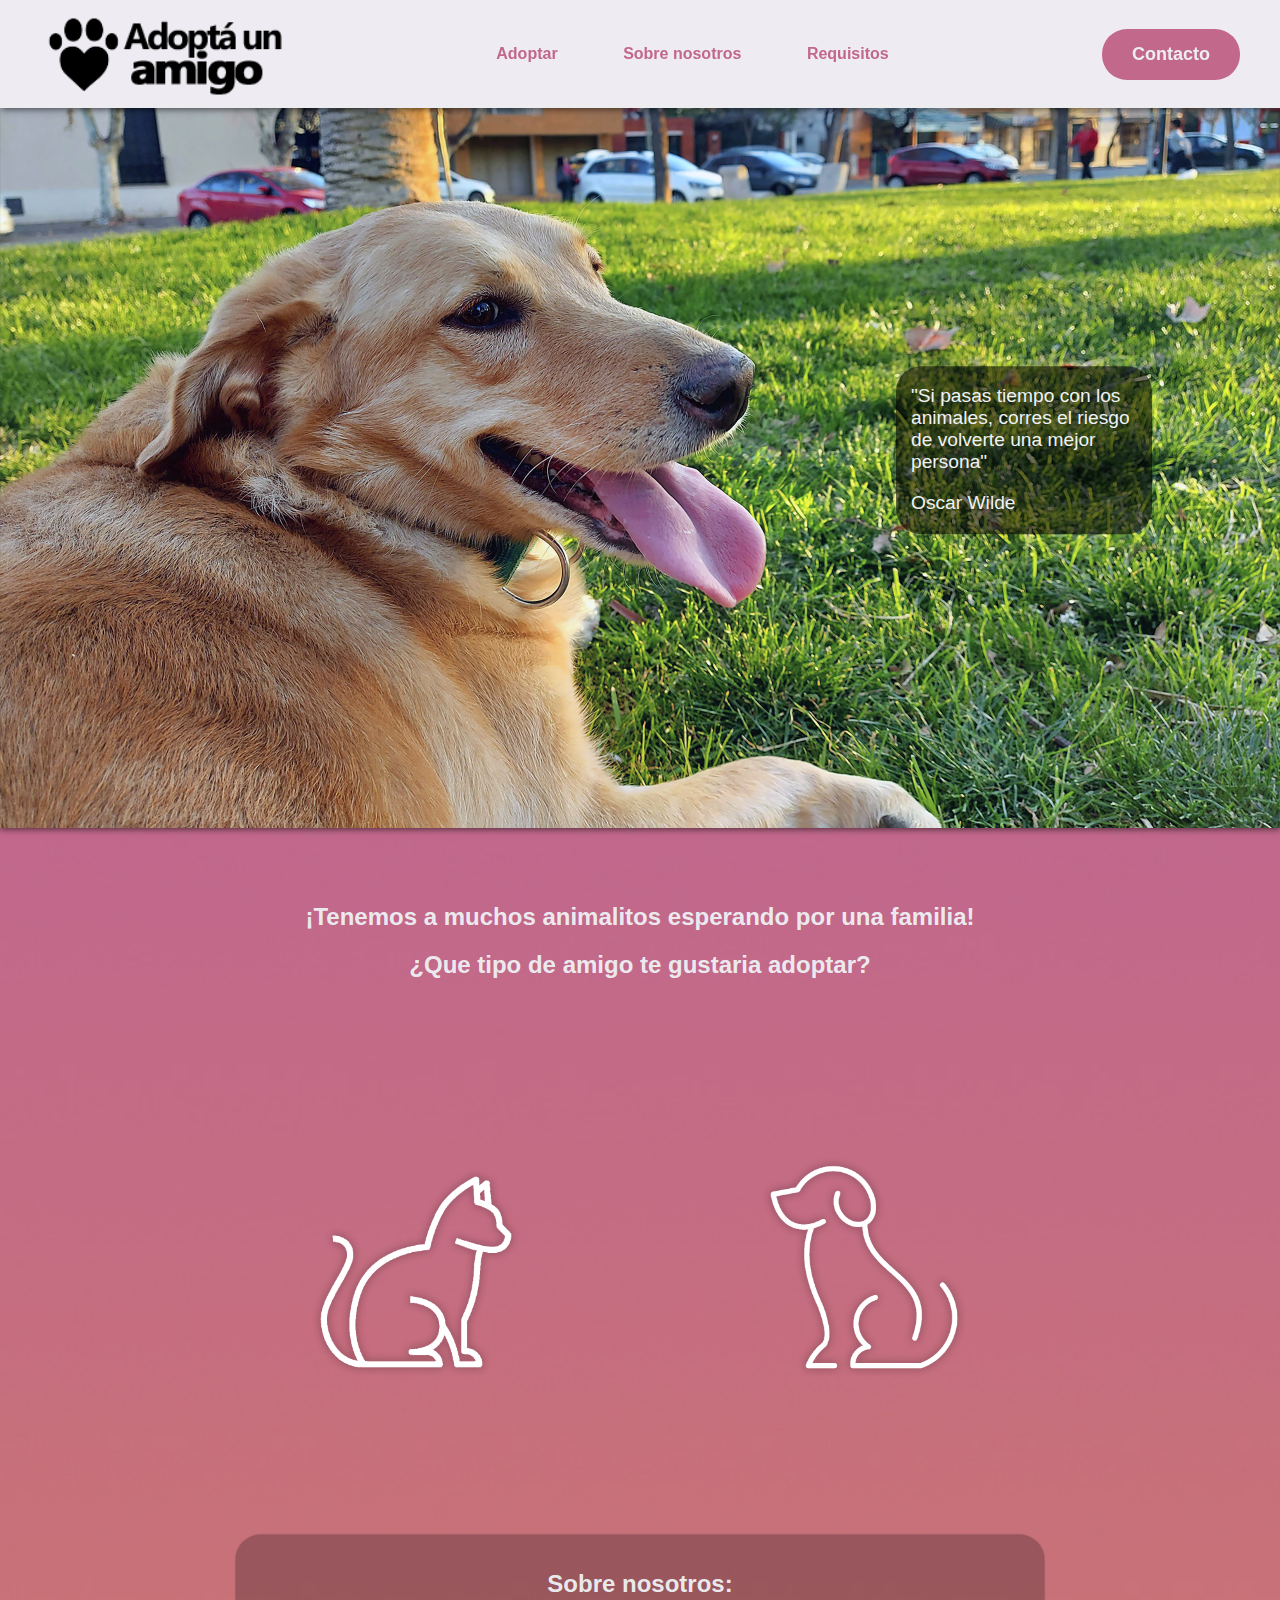
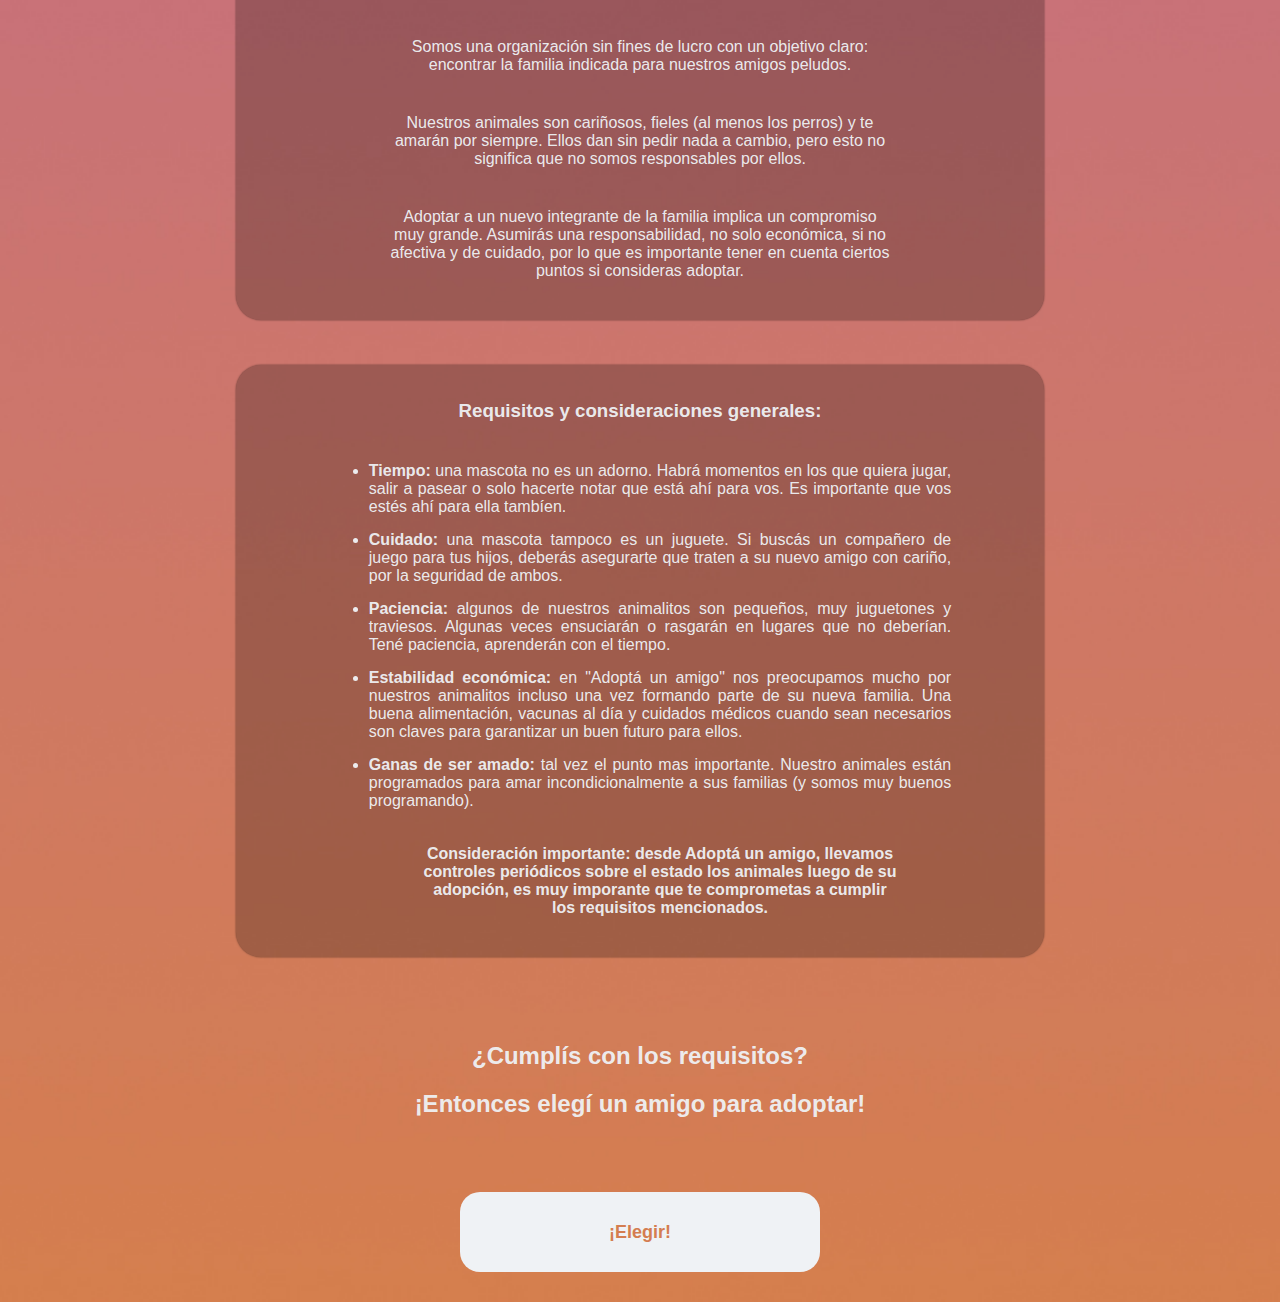
<file: index.html>
<html lang="es">
    <head>
        <title>¡Adotá un amigo!</title>
        <link rel="stylesheet" href="estilofachero.css">

        <style>
            html {
                scroll-behavior:smooth;
            }           
        </style>
    </head>
    
    <body>
        <div id="barramenu">
            <a href="#">
                <img src="Recursos/logo2.png">
            </a>

            <nav class="navbar">
                <a href="#elegiramigo">Adoptar</a>
                <a href="#nosotros">Sobre nosotros</a>
                <a href="#requisitos">Requisitos</a>                    
            </nav>

            <a href="Hijas/formulario.html">
                <button>Contacto</button>
            </a>            
        </div>

        <div class="fondoimagen">
            <img src="Recursos/1.jpg">
            <div class="textosuperpuesto">
                <p>"Si pasas tiempo con los animales, corres el riesgo de volverte una mejor persona"</p>
                <p>Oscar Wilde</p>
            </div>
        </div>

        <div id="elegiramigo" class="subtitulos1 scroll">
            <h2>¡Tenemos a muchos animalitos esperando por una familia!</h2>
            <a><h2>¿Que tipo de amigo te gustaria adoptar?</h2></a>
        </div>
        
        <div id="contenedoriconos" class="iconosgrandes" >
            <a class="cursorarriba" href="Hijas/gatos.html"> 
                <img src="Recursos/gato1.png" alt="gato">
            </a>
                  
            <a class="cursorarriba click" href="Hijas/perros.html">
                <img src="Recursos/perro1.png" alt="perro">
            </a>            
        </div>        

        <div id="nosotros" class="marcofachero cursorarribatranqui sombra scroll">
            <h2 class="subtitulos2">Sobre nosotros:</h2>
            <p class="subtitulos2">Somos una organización sin fines de lucro con un objetivo claro: encontrar la familia 
                indicada para nuestros amigos peludos.</p>
            <p class="subtitulos2">Nuestros animales son cariñosos, fieles (al menos los perros) y te amarán por siempre. 
                Ellos dan sin pedir nada a cambio, pero esto no significa que no somos responsables por ellos.</p>
            <p class="subtitulos2">Adoptar a un nuevo integrante de la familia implica un compromiso muy grande.
                Asumirás una responsabilidad, no solo económica, si no afectiva y de cuidado, por lo que es importante tener
                en cuenta ciertos puntos si consideras adoptar.</p>
        </div>
 
        <div id="requisitos" class="marcofachero cursorarribatranqui sombra scroll">
            <h3 class="subtitulos2">Requisitos y consideraciones generales:</h3>
            <ul class="lista">

            <li><b>Tiempo:</b> una mascota no es un adorno. Habrá momentos en los que quiera jugar, salir a pasear o solo
                hacerte notar que está ahí para vos. Es importante que vos estés ahí para ella tambíen.</li>
            <li><b>Cuidado:</b> una mascota tampoco es un juguete. Si buscás un compañero de juego para tus hijos, deberás
                asegurarte que traten a su nuevo amigo con cariño, por la seguridad de ambos.</li>
            <li><b>Paciencia:</b> algunos de nuestros animalitos son pequeños, muy juguetones y traviesos. 
                Algunas veces ensuciarán o rasgarán en lugares que no deberían. Tené paciencia, aprenderán con el tiempo.</li>
            <li><b>Estabilidad económica:</b> en "Adoptá un amigo" nos preocupamos mucho por nuestros animalitos
                incluso una vez formando parte de su nueva familia. Una buena alimentación, vacunas al día y cuidados médicos cuando sean
                necesarios son claves para garantizar un buen futuro para ellos.</li>
            <li><b>Ganas de ser amado:</b> tal vez el punto mas importante. Nuestro animales están programados para amar 
            incondicionalmente a sus familias (y somos muy buenos programando).</li>

            <p class="subtitulos2"><b>Consideración importante: desde Adoptá un amigo, llevamos controles periódicos sobre el estado los animales 
                luego de su adopción, es muy imporante que te comprometas a cumplir los requisitos mencionados.</b></p>
        </div>

        <div class="subtitulos1">
            <h2>¿Cumplís con los requisitos?</h2>
            <h2>¡Entonces elegí un amigo para adoptar!</h2>
        </div>

        <a class="iconosgrandes botonadoptar" 
            href="#elegiramigo"><p>¡Elegir!</p>
        </a>  
    </body>
</html>
</file>
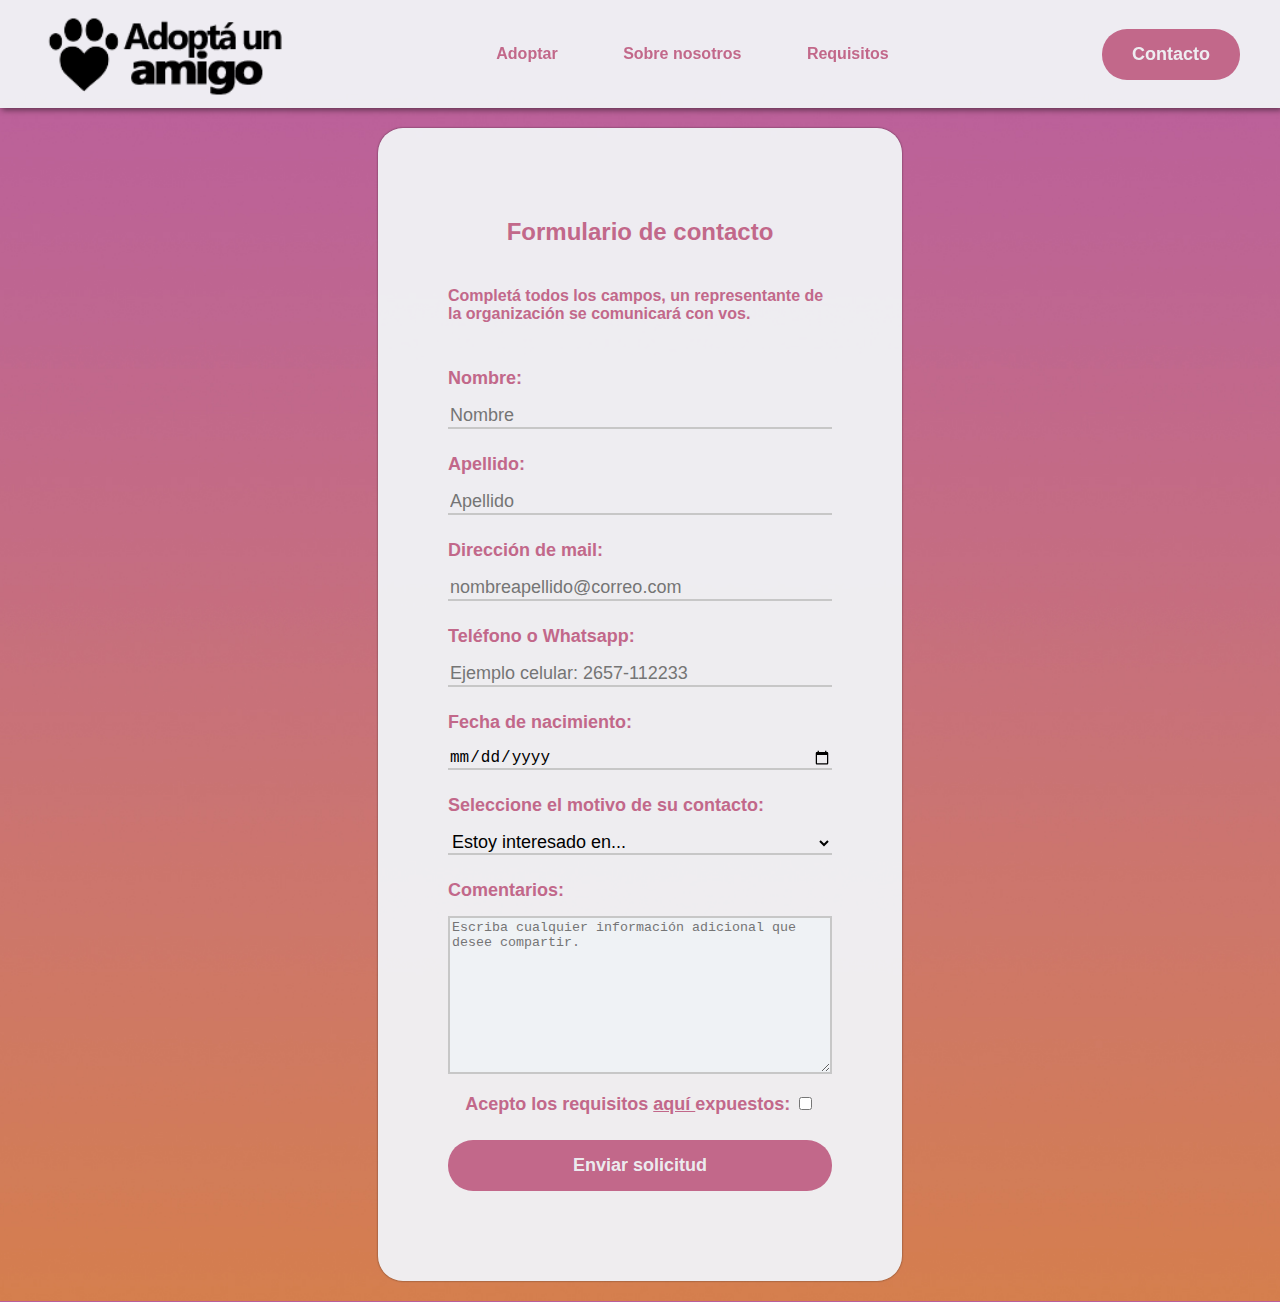
<file: Hijas/formulario.html>
<html lang="es">
    <head>
        <title>Formumlario de contacto</title>

        <link rel="stylesheet" href="../estilofachero.css">

        <style>
            html {
                scroll-behavior: smooth;
            } 
        </style>
    </head>
    
    <body>
        <div id="barramenu">
            <a href="../index.html">
                <img src="../Recursos/logo2.png">
            </a>

            <nav class="navbar">
                <a href="../index.html#elegiramigo">Adoptar</a>
                <a href="../index.html#nosotros">Sobre nosotros</a>
                <a href="../index.html#requisitos">Requisitos</a>                    
            </nav>

            <a href="#">
                <button>Contacto</button>
            </a> 
        </div>

        <div id="contenedor_formulario">
            <form name="formulario" id="formulario" class="sombra" method="get" onsubmit="return validar()">

                <h2 class="textonegro">Formulario de contacto</h2>
                <p class="textonegro">Completá todos los campos, un representante de la organización se comunicará con vos.</p>
                
                <label for="nombre">Nombre:</label>
                <input type="text" id="nombre" name="nombre" placeholder="Nombre"> 
                <span id="errornombre" class="error">Debe colocar un nombre válido.</span>

                <label for="apellido">Apellido:</label>                
                <input type="text" id="apellido" name="apellido" placeholder="Apellido">
                <span id="errorapellido" class="error">Debe colocar un apellido válido.</span>


                <label for="email">Dirección de mail:</label>
                <input type="email" id="email" name="email" placeholder="nombreapellido@correo.com">
                <span id="errormail" class="error">Debe colocar un mail con formato válido.</span>


                <label for="tel">Teléfono o Whatsapp:</label>
                <input type="text" id="tel" name="tel" placeholder="Ejemplo celular: 2657-112233">
                <span id="errortel" class="error">Debe colocar un teléfono con formato válido.</span>


                <label for="fecha">Fecha de nacimiento:</label>                
                <input type="date" id="fecha" name="fecha" placeholder="01/01/1991">
                <span id="errorfecha" class="error">Seleccione una fecha.</span>


                <label for="select">Seleccione el motivo de su contacto:</label>
                <select id="desplegable" name="desplegable">
                    <option disabled selected value="">Estoy interesado en...</option>
                    <option>Adoptar un michi</option>
                    <option>Adoptar un perro</option>
                    <option>Adoptar a cualquiera</option>
                    <option>Contactar por otro motivo</option>
                </select>
                <span id="errorselect" class="error">Debe seleccionar una opción del menú desplegable.</span>


                <label for="textarea">Comentarios:</label>
                <textarea type="coments" id="coments" rows="10" placeholder="Escriba cualquier información adicional que desee compartir."></textarea>
                
                <div class="check prueba">
                    <label for="condiciones">Acepto los requisitos <a href="../index.html#requisitos" target="_blank"> aquí </a> expuestos:</label>
                    <input type="checkbox" id="condiciones" name="condiciones">                                      
                </div>
                <span id="errorcheck" class="error">Debe aceptar los requisitos.</span> 
    
                <input class="botonoscuro" type="submit" value="Enviar solicitud">
            </form>
        </div>

        <div id="contenedor_confirmacion" class="mensaje_confirmacion">
            <h3>El formulario se envió correctamente</h3>                      
        </div>
        
        <script src="../validacion.js"></script>        
    </body>
</html>
</file>
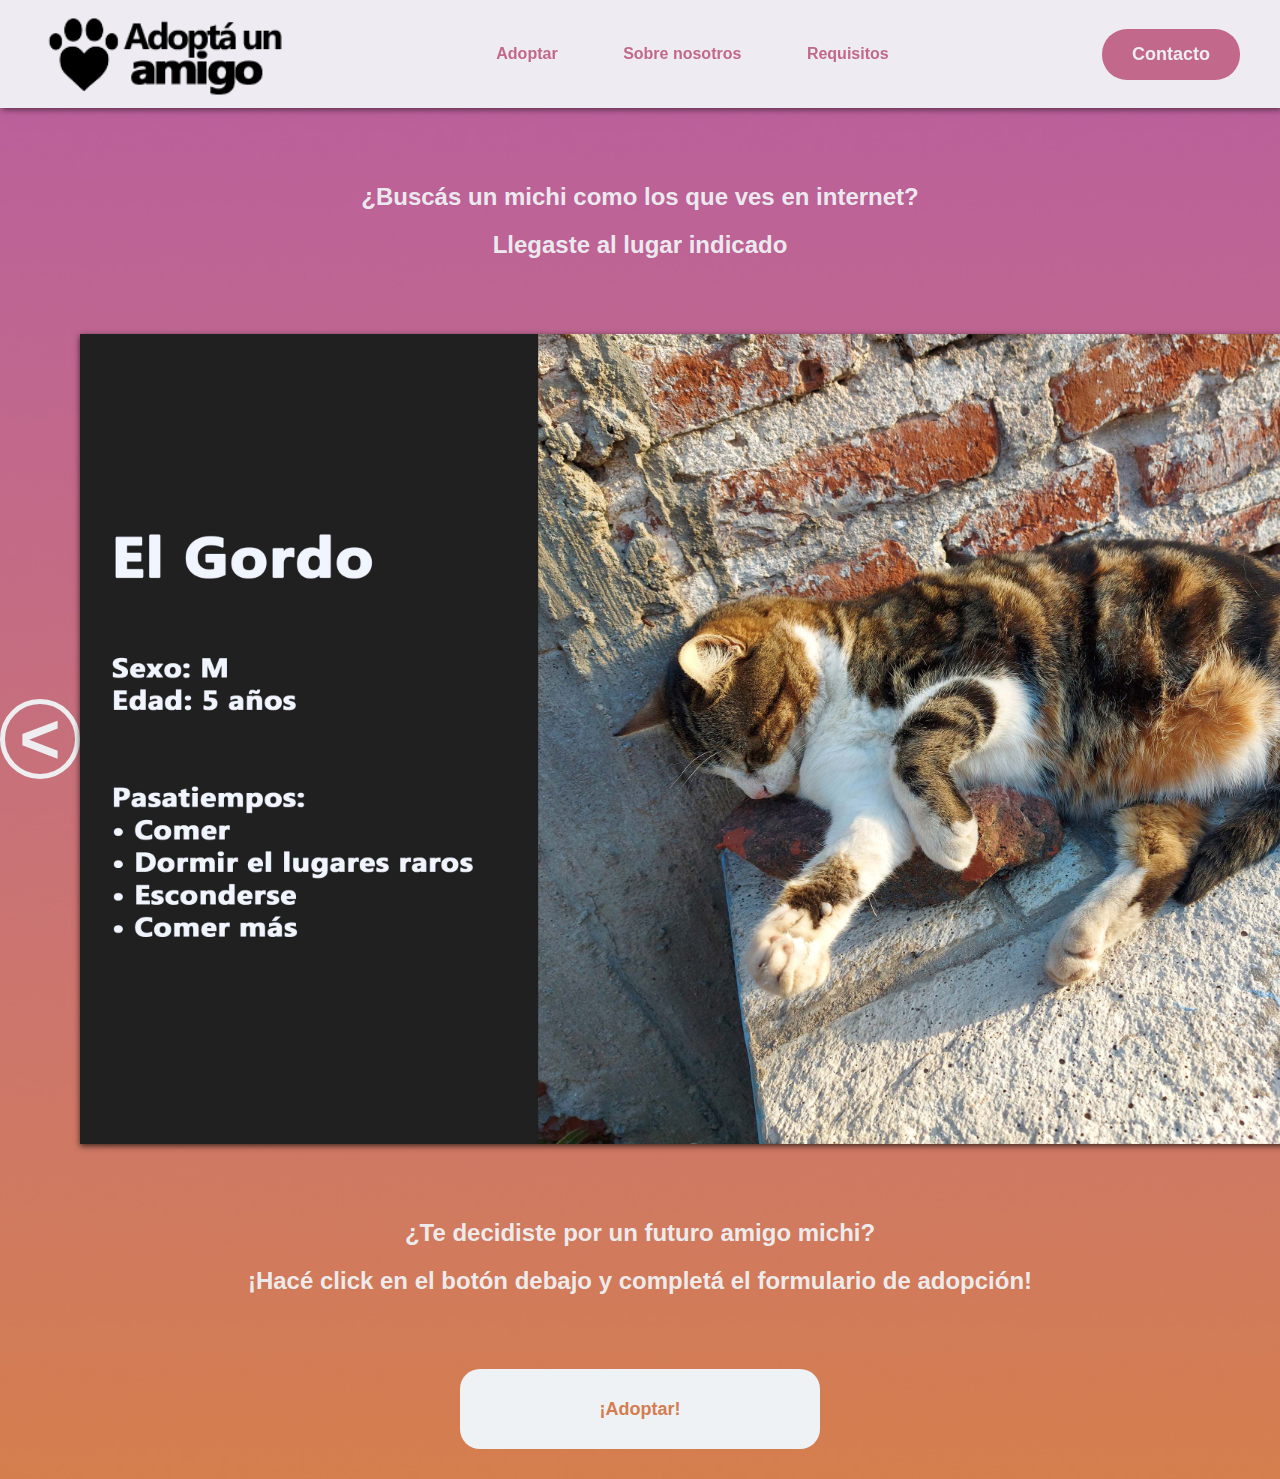
<file: Hijas/gatos.html>
<html lang="es">
    <head>
        <title>Adoptá un michi</title>
        <link rel="stylesheet" href="../estilofachero.css">
        <style>
            html {
                scroll-behavior: smooth;
            } 
        </style>
    </head>
    
    <body>
        <div id="barramenu">
            <a href="../index.html">
                <img src="../Recursos/logo2.png">
            </a>

            <nav class="navbar">
                <a href="../index.html#elegiramigo">Adoptar</a>
                <a href="../index.html#nosotros">Sobre nosotros</a>
                <a href="../index.html#requisitos">Requisitos</a>                    
            </nav>
            <a href="../Hijas/formulario.html"><button>Contacto</button></a> 
        </div>

        <div class="subtitulos1">
            <h2>¿Buscás un michi como los que ves en internet?</h2>
            <h2>Llegaste al lugar indicado</h2>
        </div>


        <div class="omaigad">
            <div class="boton_carru">
                <p class="atras"><</p>
            </div>

            <img class="imagen_carru" src="../Recursos/img_carrusel/gatos/1.jpg">

            <div class="boton_carru">
                <p class="adelante">></p>
            </div>
        </div>
  
        <div class="subtitulos1">
            <h2>¿Te decidiste por un futuro amigo michi?</h2>
            <h2>¡Hacé click en el botón debajo y completá el formulario de adopción!</h2>
        </div>

        <a class="iconosgrandes botonadoptar" 
            href="../Hijas/formulario.html"><p>¡Adoptar!</p>
        </a>  

        <script src="../carrusel_gatos.js"></script>
    </body>
</html>
</file>
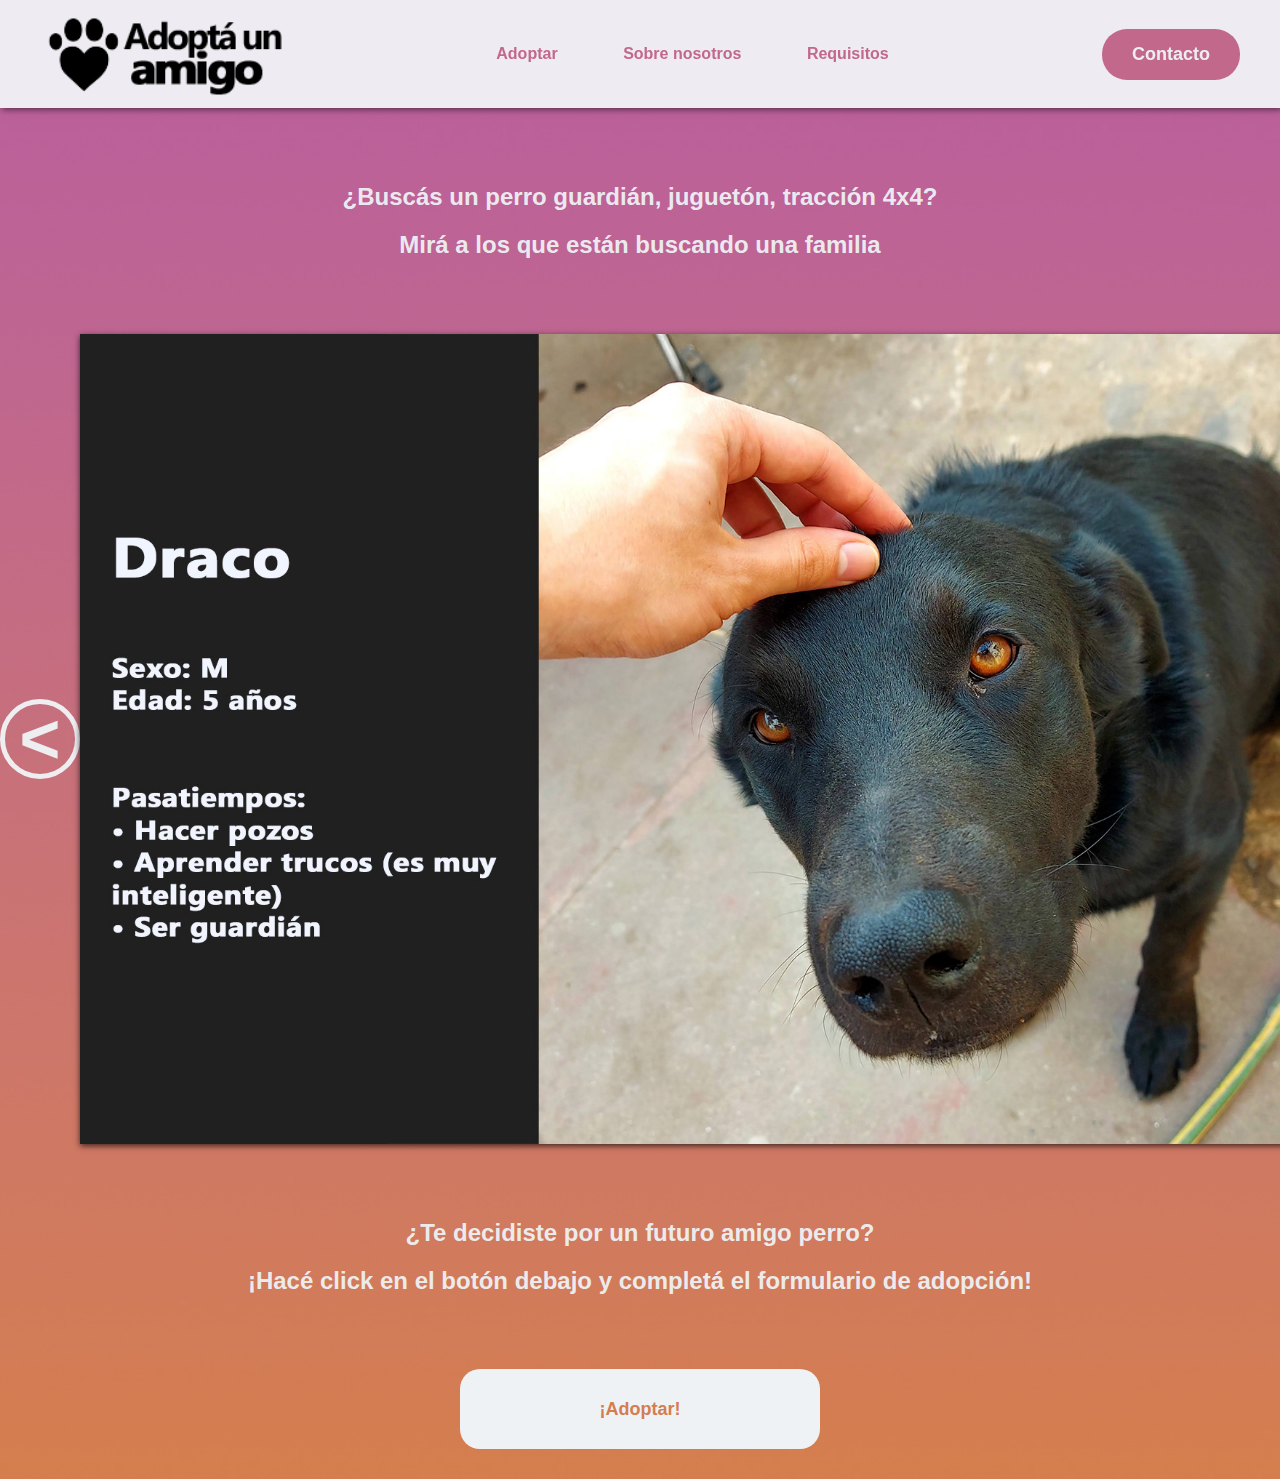
<file: Hijas/perros.html>
<html lang="es">
    <head>
        <title>Adoptá un perro</title>
        <link rel="stylesheet" href="../estilofachero.css">
        <style>
            html {
                scroll-behavior: smooth;
            } 
        </style>
    </head>
    
    <body>
        <div id="barramenu">
            <a href="../index.html">
                <img src="../Recursos/logo2.png">
            </a>

            <nav class="navbar">
                <a href="../index.html#elegiramigo">Adoptar</a>
                <a href="../index.html#nosotros">Sobre nosotros</a>
                <a href="../index.html#requisitos">Requisitos</a>                    
            </nav>
            <a href="../Hijas/formulario.html"><button>Contacto</button></a> 
        </div>

        <div class="subtitulos1">
            <h2>¿Buscás un perro guardián, juguetón, tracción 4x4?</h2>
            <h2>Mirá a los que están buscando una familia </h2>
        </div>


        <div class="omaigad">
            <div class="boton_carru">
                <p class="atras"><</p>
            </div>

            <img class="imagen_carru" src="../Recursos/img_carrusel/perros/1.jpg">

            <div class="boton_carru">
                <p class="adelante">></p>
            </div>
        </div>
  
        <div class="subtitulos1">
            <h2>¿Te decidiste por un futuro amigo perro?</h2>
            <h2>¡Hacé click en el botón debajo y completá el formulario de adopción!</h2>
        </div>

        <a class="iconosgrandes botonadoptar" 
            href="../Hijas/formulario.html"><p>¡Adoptar!</p>
        </a>  

        <script src="../carrusel_perros.js"></script>
    </body>
</html>
</file>
<file: estilofachero.css>
body {
    font-family: sans-serif;
    color: #eff2f5f6;
    background-color: #BA5E9D;
    background-image: url(../Recursos/fondos/usar/fondo.jpg);
    background-size:cover;
    background-position: center;
    background-repeat: no-repeat;
    margin: 0;
    padding: 0;
    z-index: 1;  
}

.scroll {
    scroll-margin-top: 75px;  
}

#barramenu {
    
    display: flex;
    justify-content: space-between;
    align-items: center;
    top: -50;
    transition: top 1.5s;  
    position: sticky;       
    width: 100%;
    height: 12%; 
    background-color:#eff2f5f6;
    z-index: 3; 
    box-shadow: 2px 2px 6px rgba(0, 0, 0, 0.5);    
}

#barramenu img{ 
    height: 90%;
    margin-left: 40px;
    transition: all 0.3s ease;

}
#barramenu img:hover{
    transform: scale(1.1);
    transition: all 0.3s ease;    
}

.navbar {
    display: flex;   
    justify-content: space-between;
    align-items: center; 
    width: 33%;    
}

.navbar a{
    font-style: normal;
    color: #C2688A;      
    border: none;
    border-radius: 25px;
    padding: 10px 15px;
    font-weight: bolder;
    text-decoration: none;  
    transition: transform 0.4s ease-in-out; 
}

.navbar a:hover{
    color: #eff2f5f6;    
    background-color: #C2688A;  
    cursor: pointer;
    transform: scale(1.09);
    box-shadow: 0px 1px 3px rgba(0, 0, 0, 0.3);
    transition: transform 0.3s ease-in-out;    
}

.navbar a:active{
    color: #eff2f5f6;    
    cursor: pointer;
    transform: scale(0.9);
    transition: all 0.2s ease-in-out;    
}

#barramenu button{
    font-size: large;
    margin-right: 40px;
    padding: 15px 30px;
    color: #eff2f5f6;
    font-weight: bolder;
    border: none;
    border-radius: 25px;
    background-color: #C2688A;  
    cursor: pointer;
    transition: all 0.4s ease-in-out;
}

#barramenu button:hover {
    background-color: #c4899f;
    transform: scale(1.1);
    box-shadow: 0px 1px 3px rgba(0, 0, 0, 0.3);
    transition: all 0.3s ease;
}

#barramenu button:active {
    background-color: #c4899f;
    transform: scale(0.9);
    transition: all 0.2s ease;
}

#barramenu:hover {
    top: 0;
    transition: top 0.3s;    
}

.fondoimagen{
    background-image: url("../Recursos/1.jpg");
    background-size:cover;
    background-position: center;
    background-repeat: no-repeat;
    margin: 0;
    padding: 0;
    z-index: 2;
}

.fondoimagen img {
    width: 100%;
    box-shadow: 0px 2px 6px rgba(0, 0, 0, 0.5);
}

.textosuperpuesto {
    font-size: larger;
    color: #EFF2F5;
    background-color: rgba(0, 0, 0, 0.562);
    padding: 0px 15px;
    border-radius: 25px;
    position: absolute;
    top: 50%;
    left: 80%;
    transform: translate(-50%, -50%);    
}

.marcofachero {
    width: 60%;
    overflow:visible;
    padding: 20px;
    padding-top: 15px;
    background-color: rgba(0, 0, 0, 0.233);
    border-radius: 25px;
    margin: 45px auto;
    transition: all 0.4s ease-in-out ;
}

.subtitulos1 {
    text-align: center;
    margin: 0 auto;
    margin: 35px 0px;
    padding: 20px;
}

.subtitulos2 {
    text-align: center;
    margin: 0 auto;
    max-width: 65%;
    padding-top: 20px;
    margin-bottom: 20px;
}

.lista {
    text-align: left;
    margin: 0 auto;
    margin-top: 40px;
    margin-bottom: 20px;
}

ul li {
    text-align: justify;
    padding-bottom: 15px;
    max-width: 80%;
    margin: 0 auto;
}

#titulo {
    font-size: large;
    min-width: 500px;   
}

#contenedoriconos {
    position: relative;
    width: 100%;
    display: flex;
    justify-content: center;    
    align-items: center;
    gap: 10%;
    margin: 30px 0px;
}

.iconosgrandes img{
    border-color: rgba(107, 124, 143, 0);
    margin: 20px 0px;
    padding: 70px 0px;
    max-width: 80%;
}

.iconosgrandes a{ 
    border-color: rgba(107, 124, 143, 0);
    text-align: center;
    max-width: 25%;
    display: block; 
    transition: all 0.4s ease-in;
}

.cursorarriba {
    transform: scale(1);
    transition: all 0.3s ease-in-out ;
}

.cursorarriba:hover {
    transform: scale(1.3);
    transition: all 0.3s ease-in-out ;
}

.cursorarribatranqui:hover{
    transform: scale(1.15);   
    transition: all 0.3s ease-in-out ; 
}

.cursorarriba:active {
    border-radius: 50px;
    background-color: rgba(0, 0, 0, 0.100);
    transform: scale(0.95);
    transition: all 0.3s ease-in-out;
}

.botonadoptar {
    color: #D47D50;
    background-color: #EFF2F5;
    text-decoration: none;
    font-weight: bolder;
    font-size: large;
    display: flex;
    justify-content: center;
    align-items: center;
    margin: auto;    
    border-radius: 20px;
    width: 40vh;
    height: 80px;
    margin-bottom: 30px;    
    transition: all 0.4s ease-in-out ;
}

.botonadoptar:hover {
    color: #EFF2F5;
    background-color: #C2688A;
    transform: scale(1.09);
    transition: all 0.2s ease-in-out;
    box-shadow: 0px 2px 6px rgba(0, 0, 0, 0.5);
}

.botonadoptar:active {
    background-color: #C2688A;
    transform: scale(0.95);
    transition: all 0.2s ease-in-out;
    box-shadow: none;
}

#botonadoptar:link, #botonadoptar:visited {
    font-size: larger;
    text-decoration: none;
    font-weight: bold;
}

.sombra {
    box-shadow: 0px 0px 2px rgba(0, 0, 0, 0.6);
}

form {    
    display: flex;
    flex-direction: column;
    background-color:#eff2f5f6;
    width: 30%;
    padding: 70px;
    border-radius: 25px;
    margin: 20px auto;
}

form label {    
    color: #C2688A;
    font-weight: bold;
    font-size: large;
    margin-bottom: 15px;
    margin-top: 20px;    
}

form input, select {
    font-size: large;
    background-color: rgba(0, 0, 0, 0);
    border: 0;
    border-bottom: solid 2px #c7c7c7;
    margin-bottom: 5px;
    transition: border 0.2s ease-in-out;
}

form textarea {
    border: 0;
    border: solid 2px #c7c7c7;
    background-color: #EFF2F5;
    transition: border 0.2s ease-in-out;
}

form textarea:focus {
    outline: 0;
    border: 0;
    border: solid 2px #C2688A;
    transition: border 0.2s ease-in-out;
}

input:focus {
    outline: 0;
    border: 0;
    border-bottom: solid 2px #C2688A;
    transition: border 0.2s ease-in-out;
}

.prueba {
    margin: 0 auto;
    align-items: center;
    margin-top: 20px;
    margin-bottom: 5px;
}

.prueba a {    
    font-style: normal;
    text-decoration: none;
    text-decoration: underline;
    color: #C2688A;
}

.botonoscuro {
    font-size: large;    
    color: #eff2f5f6;
    font-weight: bolder;
    padding: 15px 30px;
    border: none;
    border-radius: 25px;
    background-color: #C2688A;  
    cursor: pointer;
    transition: transform 0.4s ease-in-out;
    margin: 20px 0px;
}

.botonoscuro:hover {
    background-color: #c4899f;
    transform: scale(1.1);
    box-shadow: 0px 0px 3px rgba(0, 0, 0, 0.3);
    transition: transform 0.2s ease;
}

.botonoscuro:active {
    background-color: #c4899f;
    transform: scale(0.9);
    transition: transform 0.2s ease;
    box-shadow: none;
}

.textonegro {
    display: flex;
    align-self: center;
    color: #C2688A;      
    font-weight: bolder;
    margin-bottom: 20px;
    padding-bottom: 5px;
}

.error {
    display: none;
    color: #C2688A;
    background-color:#c4899f44;   
    border-radius: 10px;
    padding: 5px;
    margin-bottom: 15px;
}

.mensaje_confirmacion {    
    color: #C2688A;  
    background-color:#eff2f5f6;
    font-size: x-large;
    font-weight: bolder;
    width: 35%;
    margin: 0 auto;  
    margin-top: 10%;
    padding: 50px;
    border-radius: 25px; 
    box-shadow: 0px 0px 6px rgba(0, 0, 0, 0.5);  
    display: none;
}

.omaigad {
    display: flex;
    justify-content: space-around;
    align-items: center;
    text-align: center; 
    margin: 0px auto;
    width: 100%;
    height: auto;
}

.boton_carru {
    transition: all 0.4s ease-in-out;
    border-radius: 50%;
}

.boton_carru p {
    font-weight: bold;
    width: 70px;
    height: 70px;
    font-size: 70px;
    display: flex;
    align-items: center;
    justify-content: center;
    border-radius: 50%;
    border: solid 5px;  
}

.boton_carru:hover {
    cursor: pointer;
    transform: scale(1.2);
    transition: all 0.2s ease-in;
    box-shadow: 0px 0px 10px rgba(0, 0, 0, 0.5);

}

.boton_carru:active {
    border-radius: 50%;
    transform: scale(0.9);
    background-color: rgba(0, 0, 0, 0.3);
    transition: all 0.4s ease-in-out;
    box-shadow: none;
}

.atras {
    margin: 0;
    padding: 0;
    left: 3%;
    top: calc(50%);
}

.adelante {
    margin: 0;
    padding: 0;
    right: 3%;
    top: calc(50%);
}

.imagen_carru {
    height: 90vh;
    margin: 0;
    padding: 0;
    box-shadow: 0px 2px 6px rgba(0, 0, 0, 0.7);
}
</file>
